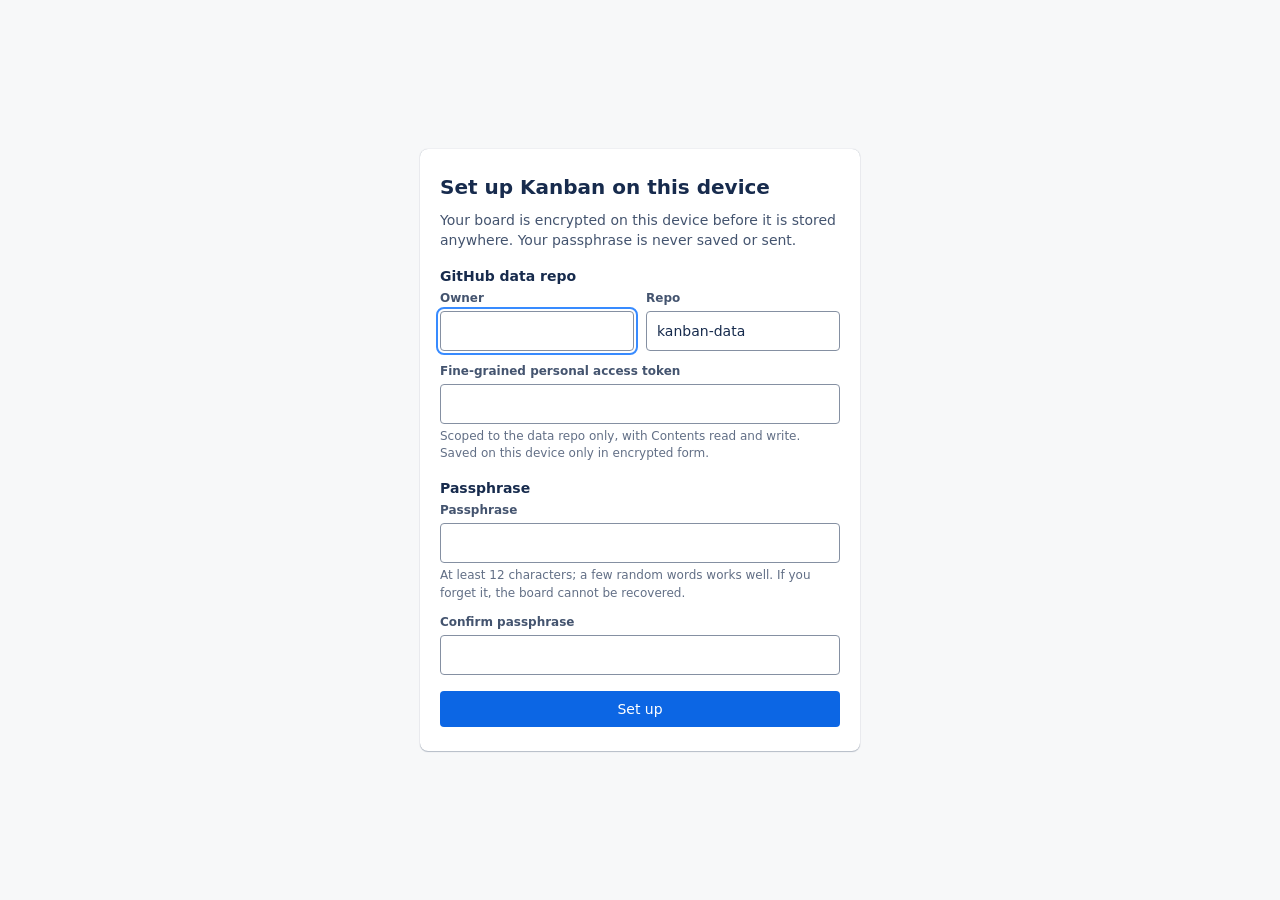
<file: index.html>
<!doctype html>
<html lang="en">
<head>
  <meta http-equiv="Content-Security-Policy"
        content="default-src 'self'; script-src 'self'; style-src 'self'; img-src 'self' data:; connect-src 'self' https://api.github.com; object-src 'none'; base-uri 'none'; form-action 'none'">
  <meta charset="utf-8">
  <meta name="viewport" content="width=device-width, initial-scale=1, viewport-fit=cover">
  <meta name="referrer" content="no-referrer">
  <meta name="color-scheme" content="light">
  <title>Kanban</title>
  <meta name="theme-color" content="#ffffff">
  <meta name="apple-mobile-web-app-title" content="Kanban">
  <link rel="manifest" href="manifest.webmanifest">
  <link rel="icon" type="image/png" sizes="32x32" href="icons/favicon-32.png">
  <link rel="apple-touch-icon" href="icons/apple-touch-icon.png">
  <link rel="stylesheet" href="css/styles.css">
  <script type="module" src="js/app.js"></script>
</head>
<body>
  <!-- Setup: first run on a device. -->
  <section id="setup-screen" class="auth-screen" hidden>
    <form id="setup-form" class="auth-card" novalidate>
      <h1 class="auth-title">Set up Kanban on this device</h1>
      <p class="auth-intro">Your board is encrypted on this device before it is stored anywhere. Your passphrase is never saved or sent.</p>

      <fieldset class="auth-group">
        <legend class="auth-legend">GitHub data repo</legend>
        <div class="field-row">
          <label class="field">
            <span class="field-label">Owner</span>
            <input id="setup-owner" type="text" required maxlength="39" autocomplete="off" autocapitalize="none" spellcheck="false">
          </label>
          <label class="field">
            <span class="field-label">Repo</span>
            <input id="setup-repo" type="text" required maxlength="100" value="kanban-data" autocomplete="off" autocapitalize="none" spellcheck="false">
          </label>
        </div>
        <label class="field">
          <span class="field-label">Fine-grained personal access token</span>
          <input id="setup-token" type="password" required autocomplete="off" autocapitalize="none" spellcheck="false">
          <span class="field-hint">Scoped to the data repo only, with Contents read and write. Saved on this device only in encrypted form.</span>
        </label>
      </fieldset>

      <fieldset class="auth-group">
        <legend class="auth-legend">Passphrase</legend>
        <!-- Lets password managers file the passphrase under this repo. -->
        <input id="setup-username" class="visually-hidden" type="text" autocomplete="username" tabindex="-1" aria-hidden="true">
        <label class="field">
          <span class="field-label">Passphrase</span>
          <input id="setup-passphrase" type="password" required autocomplete="current-password">
          <span class="field-hint">At least 12 characters; a few random words works well. If you forget it, the board cannot be recovered.</span>
        </label>
        <label class="field">
          <span class="field-label">Confirm passphrase</span>
          <input id="setup-confirm" type="password" required autocomplete="current-password">
        </label>
      </fieldset>

      <p id="setup-error" class="field-error" role="alert" hidden></p>
      <button type="submit" id="setup-submit" class="btn btn-primary btn-block">Set up</button>
    </form>
  </section>

  <!-- Unlock: every later visit. -->
  <section id="unlock-screen" class="auth-screen" hidden>
    <form id="unlock-form" class="auth-card" novalidate>
      <h1 class="auth-title">Kanban is locked</h1>
      <p id="unlock-repo" class="auth-intro"></p>
      <input id="unlock-username" class="visually-hidden" type="text" autocomplete="username" tabindex="-1" aria-hidden="true">
      <label class="field">
        <span class="field-label">Passphrase</span>
        <input id="unlock-passphrase" type="password" required autocomplete="current-password">
      </label>
      <p id="unlock-error" class="field-error" role="alert" hidden></p>
      <button type="submit" id="unlock-submit" class="btn btn-primary btn-block">Unlock</button>
      <button type="button" id="unlock-reset" class="link-btn auth-link">Forgot passphrase? Reset this device</button>
    </form>
  </section>

  <!-- The board (only shown while unlocked). -->
  <div id="board-screen" class="board-screen" hidden>
    <header class="app-header">
      <h1 class="app-title">Kanban</h1>
      <span id="sync-status" class="sync-status" data-state="saved" role="status" aria-live="polite">Saved</span>
      <span class="spacer"></span>
      <button type="button" id="create-card" class="btn btn-primary">+ Create</button>
      <button type="button" id="lock-button" class="btn">Lock</button>
      <button type="button" id="open-settings" class="icon-btn icon-settings" aria-label="Settings" title="Settings"></button>
    </header>

    <div id="sync-banner" class="sync-banner" role="alert" hidden>
      <span id="sync-banner-text" class="sync-banner-text"></span>
      <button type="button" id="sync-banner-action" class="btn btn-subtle" hidden>Open settings</button>
    </div>

    <div class="toolbar" role="search">
      <input id="search" class="toolbar-search" type="search" placeholder="Search cards" aria-label="Search cards" autocomplete="off">
      <div class="toolbar-filters">
        <select id="filter-priority" class="toolbar-select" aria-label="Filter by priority"></select>
        <select id="filter-project" class="toolbar-select" aria-label="Filter by project"></select>
        <select id="filter-due" class="toolbar-select" aria-label="Filter by due date"></select>
        <select id="sort-by" class="toolbar-select" aria-label="Sort cards"></select>
        <button type="button" id="clear-filters" class="btn btn-subtle" hidden>Clear</button>
        <button type="button" id="open-archive" class="btn">Archived</button>
      </div>
    </div>

    <main id="board" class="board" aria-label="Board"></main>
  </div>

  <!-- Read-only card view (click a card). Edit opens the form on top of it. -->
  <dialog id="view-dialog" class="dialog dialog-wide" aria-labelledby="view-title">
    <div class="dialog-form">
      <header class="dialog-header">
        <div class="view-heading">
          <div id="view-tags" class="view-tags"></div>
          <h2 id="view-title" class="dialog-title"></h2>
        </div>
        <button type="button" id="view-close" class="icon-btn" aria-label="Close">×</button>
      </header>

      <div class="dialog-body card-layout view-layout">
        <div class="card-main">
          <section class="view-section">
            <h3 class="section-title">Description</h3>
            <p id="view-notes" class="view-notes"></p>
          </section>

          <section id="view-tasks-section" class="view-section">
            <div class="field-label-row">
              <h3 class="section-title">Tasks</h3>
              <span id="view-tasks-count" class="muted small"></span>
            </div>
            <progress id="view-progress" class="checklist-progress" max="1" value="0"></progress>
            <ul id="view-tasks" class="checklist-items"></ul>
          </section>

        </div>

        <aside class="card-side">
          <label class="field">
            <span class="field-label">Status</span>
            <select id="view-status"></select>
          </label>
          <dl id="view-details" class="details"></dl>
        </aside>

        <!-- Comments come last: below details on phones, under the tasks on desktop. -->
        <section class="view-section view-comments">
          <h3 class="section-title">Comments</h3>
          <form id="comment-form" class="comment-form">
            <textarea id="comment-text" rows="2" maxlength="5000" placeholder="Add a comment…" aria-label="New comment"></textarea>
            <div class="button-row">
              <button type="submit" id="comment-save" class="btn btn-primary">Save comment</button>
            </div>
          </form>
          <ul id="view-comments" class="comment-list"></ul>
        </section>
      </div>

      <footer class="dialog-actions">
        <button type="button" id="view-delete" class="btn btn-danger">Delete</button>
        <button type="button" id="view-archive" class="btn">Archive</button>
        <span class="spacer"></span>
        <button type="button" id="view-edit" class="btn btn-primary">Edit</button>
      </footer>
    </div>
  </dialog>

  <!-- Create / edit form. -->
  <dialog id="card-dialog" class="dialog dialog-wide" aria-labelledby="card-dialog-title">
    <form id="card-form" class="dialog-form">
      <header class="dialog-header">
        <h2 id="card-dialog-title" class="dialog-title">Create card</h2>
        <button type="button" id="card-close" class="icon-btn" aria-label="Close">×</button>
      </header>

      <div class="dialog-body card-layout">
        <div class="card-main">
          <label class="field">
            <span class="field-label">Name <span class="required" aria-hidden="true">*</span></span>
            <input id="card-title" type="text" required maxlength="200" autocomplete="off">
          </label>

          <label class="field">
            <span class="field-label">Description</span>
            <textarea id="card-notes" rows="5" maxlength="10000"></textarea>
          </label>

          <section class="field" aria-labelledby="checklist-label">
            <div class="field-label-row">
              <span id="checklist-label" class="field-label">Tasks</span>
              <span id="checklist-count" class="muted small"></span>
            </div>
            <progress id="checklist-progress" class="checklist-progress" max="1" value="0" hidden></progress>
            <ul id="checklist-items" class="checklist-items"></ul>
            <div class="checklist-add">
              <input id="checklist-new" type="text" maxlength="500" placeholder="Add a task" autocomplete="off" aria-label="New task">
              <button type="button" id="checklist-add" class="btn">Add</button>
            </div>
          </section>
        </div>

        <aside class="card-side">
          <label class="field">
            <span class="field-label">Status</span>
            <select id="card-status"></select>
          </label>
          <label class="field">
            <span class="field-label">Priority</span>
            <select id="card-priority"></select>
          </label>
          <label class="field">
            <span class="field-label">Project</span>
            <input id="card-project" type="text" maxlength="60" list="project-list" autocomplete="off">
            <datalist id="project-list"></datalist>
          </label>
          <label class="field">
            <span class="field-label">Start date</span>
            <input id="card-start" type="date">
          </label>
          <label class="field">
            <span class="field-label">Due date</span>
            <input id="card-due" type="date">
          </label>
          <div class="field">
            <span class="field-label">Duration</span>
            <span id="card-duration" class="field-value">—</span>
          </div>
          <p id="card-date-error" class="field-error" role="alert" hidden>Due date is before the start date.</p>
        </aside>
      </div>

      <footer class="dialog-actions">
        <span class="spacer"></span>
        <button type="button" id="card-cancel" class="btn">Cancel</button>
        <button type="submit" id="card-submit" class="btn btn-primary">Create</button>
      </footer>
    </form>
  </dialog>

  <!-- Archived cards. -->
  <dialog id="archive-dialog" class="dialog dialog-medium" aria-labelledby="archive-title">
    <div class="dialog-form">
      <header class="dialog-header">
        <h2 id="archive-title" class="dialog-title">Archived cards</h2>
        <button type="button" id="archive-close" class="icon-btn" aria-label="Close">×</button>
      </header>
      <div class="dialog-body">
        <input id="archive-search" class="toolbar-search" type="search" placeholder="Search archived cards" aria-label="Search archived cards" autocomplete="off">
        <ul id="archive-list" class="archive-list"></ul>
        <p id="archive-empty" class="muted">No archived cards.</p>
      </div>
    </div>
  </dialog>

  <dialog id="column-dialog" class="dialog" aria-labelledby="column-dialog-title">
    <form id="column-form" class="dialog-form">
      <header class="dialog-header">
        <h2 id="column-dialog-title" class="dialog-title">Edit column</h2>
        <button type="button" id="column-close" class="icon-btn" aria-label="Close">×</button>
      </header>
      <div class="dialog-body">
        <label class="field">
          <span class="field-label">Name</span>
          <input id="column-name" type="text" required maxlength="100" autocomplete="off">
        </label>
        <div class="field">
          <span class="field-label">Position</span>
          <div class="button-row">
            <button type="button" id="column-left" class="btn">← Move left</button>
            <button type="button" id="column-right" class="btn">Move right →</button>
          </div>
        </div>
        <div class="field">
          <span class="field-label">Cards</span>
          <div class="button-row">
            <button type="button" id="column-archive" class="btn">Archive all cards</button>
          </div>
        </div>
      </div>
      <footer class="dialog-actions">
        <button type="button" id="column-delete" class="btn btn-danger">Delete</button>
        <span class="spacer"></span>
        <button type="button" id="column-cancel" class="btn">Cancel</button>
        <button type="submit" class="btn btn-primary">Save</button>
      </footer>
    </form>
  </dialog>
  <dialog id="settings-dialog" class="dialog" aria-labelledby="settings-title">
    <div class="dialog-form">
      <header class="dialog-header">
        <h2 id="settings-title" class="dialog-title">Settings</h2>
        <button type="button" id="settings-close" class="icon-btn" aria-label="Close">×</button>
      </header>
      <div class="dialog-body">
        <div class="field">
          <span class="field-label">Data repo</span>
          <span id="settings-repo" class="field-value"></span>
        </div>

        <form id="token-form" class="field settings-section" novalidate>
          <label class="field">
            <span class="field-label">Replace GitHub token</span>
            <input id="settings-token" type="password" autocomplete="off" autocapitalize="none" spellcheck="false" placeholder="New fine-grained token">
          </label>
          <p id="token-message" class="small" role="status"></p>
          <div class="button-row">
            <button type="submit" class="btn">Save new token</button>
          </div>
        </form>

        <div class="field settings-section">
          <span class="field-label">Reset this device</span>
          <p class="small muted settings-text">Removes this device's repo settings, encrypted token, and encrypted board cache. Your GitHub data is not touched.</p>
          <div class="button-row">
            <button type="button" id="settings-reset" class="btn btn-danger">Reset this device…</button>
          </div>
        </div>
      </div>
    </div>
  </dialog>
</body>
</html>
</file>
<file: css/styles.css>
/* Light, Jira-inspired theme. Mobile-first: columns scroll sideways and snap on phones. */

:root {
  --page: #ffffff;
  --column-bg: #f7f8f9;
  --surface: #ffffff;
  --surface-hover: #f1f2f4;
  --text: #172b4d;
  --text-subtle: #44546f;
  --muted: #626f86;
  --border: #dcdfe4;
  --border-input: #8590a2;
  --primary: #0c66e4;
  --primary-hover: #0055cc;
  --primary-text: #ffffff;
  --danger: #c9372c;
  --danger-bg: #ffeceb;
  --warning-bg: #fff7d6;
  --warning-text: #7f5f01;
  --success-bg: #dcfff1;
  --success-text: #216e4e;
  --focus: #388bff;
  --card-shadow: 0 1px 1px rgba(9, 30, 66, 0.25), 0 0 1px rgba(9, 30, 66, 0.31);
  --card-shadow-hover: 0 4px 8px -2px rgba(9, 30, 66, 0.25), 0 0 1px rgba(9, 30, 66, 0.31);
  --radius: 8px;
  --tap: 44px;
  color-scheme: light;
}

*,
*::before,
*::after {
  box-sizing: border-box;
}

[hidden] {
  display: none !important;
}

html,
body {
  margin: 0;
  height: 100%;
}

body {
  background: var(--page);
  color: var(--text);
  font: 14px/1.43 system-ui, -apple-system, "Segoe UI", Roboto, "Helvetica Neue", sans-serif;
  -webkit-text-size-adjust: 100%;
  display: flex;
  flex-direction: column;
  overflow: hidden;
}

button,
input,
textarea,
select {
  font: inherit;
  color: inherit;
}

/* iOS zooms in on inputs smaller than 16px; keep them at 16px on phones. */
input,
textarea,
select {
  font-size: 16px;
}

:focus-visible {
  outline: 2px solid var(--focus);
  outline-offset: 2px;
}

.spacer {
  flex: 1;
}

.muted {
  color: var(--muted);
}

.small {
  font-size: 12px;
}

/* ---- Screens ---- */

.board-screen {
  flex: 1;
  min-height: 0;
  display: flex;
  flex-direction: column;
}

.auth-screen {
  flex: 1;
  min-height: 0;
  overflow-y: auto;
  display: flex;
  justify-content: center;
  align-items: flex-start;
  padding: max(24px, env(safe-area-inset-top, 0px)) max(16px, env(safe-area-inset-right, 0px)) max(24px, env(safe-area-inset-bottom, 0px)) max(16px, env(safe-area-inset-left, 0px));
  background: var(--column-bg);
}

.auth-card {
  width: 100%;
  max-width: 440px;
  margin: auto 0;
  display: flex;
  flex-direction: column;
  gap: 16px;
  padding: 24px 20px;
  border-radius: var(--radius);
  background: var(--surface);
  box-shadow: var(--card-shadow);
}

.auth-title {
  margin: 0;
  font-size: 20px;
  font-weight: 600;
}

.auth-intro {
  margin: -8px 0 0;
  color: var(--text-subtle);
}

.auth-group {
  display: flex;
  flex-direction: column;
  gap: 12px;
  margin: 0;
  padding: 0;
  border: 0;
  min-width: 0;
}

.auth-legend {
  padding: 0;
  margin-bottom: 4px;
  font-size: 14px;
  font-weight: 600;
  color: var(--text);
}

.auth-link {
  align-self: center;
  min-height: var(--tap);
}

.field-row {
  display: grid;
  grid-template-columns: 1fr 1fr;
  gap: 12px;
}

.field-hint {
  font-size: 12px;
  color: var(--muted);
}

.btn-block {
  width: 100%;
  min-height: var(--tap);
}

/* Present for password managers, invisible to people. */
.visually-hidden {
  position: absolute !important;
  width: 1px !important;
  height: 1px !important;
  padding: 0 !important;
  margin: -1px !important;
  overflow: hidden !important;
  clip: rect(0 0 0 0) !important;
  white-space: nowrap !important;
  border: 0 !important;
}

.settings-section {
  padding-top: 16px;
  border-top: 1px solid var(--border);
}

.settings-text {
  margin: 0;
}

.icon-settings {
  background-image: url("data:image/svg+xml,%3Csvg xmlns='http://www.w3.org/2000/svg' width='20' height='20' viewBox='0 0 24 24' fill='none' stroke='%2344546f' stroke-width='2' stroke-linecap='round' stroke-linejoin='round'%3E%3Ccircle cx='12' cy='12' r='3'/%3E%3Cpath d='M19.4 15a1.65 1.65 0 0 0 .33 1.82l.06.06a2 2 0 1 1-2.83 2.83l-.06-.06a1.65 1.65 0 0 0-1.82-.33 1.65 1.65 0 0 0-1 1.51V21a2 2 0 1 1-4 0v-.09a1.65 1.65 0 0 0-1-1.51 1.65 1.65 0 0 0-1.82.33l-.06.06a2 2 0 1 1-2.83-2.83l.06-.06a1.65 1.65 0 0 0 .33-1.82 1.65 1.65 0 0 0-1.51-1H3a2 2 0 1 1 0-4h.09a1.65 1.65 0 0 0 1.51-1 1.65 1.65 0 0 0-.33-1.82l-.06-.06a2 2 0 1 1 2.83-2.83l.06.06a1.65 1.65 0 0 0 1.82.33H9a1.65 1.65 0 0 0 1-1.51V3a2 2 0 1 1 4 0v.09a1.65 1.65 0 0 0 1 1.51 1.65 1.65 0 0 0 1.82-.33l.06-.06a2 2 0 1 1 2.83 2.83l-.06.06a1.65 1.65 0 0 0-.33 1.82V9a1.65 1.65 0 0 0 1.51 1H21a2 2 0 1 1 0 4h-.09a1.65 1.65 0 0 0-1.51 1z'/%3E%3C/svg%3E");
  background-repeat: no-repeat;
  background-position: center;
}

/* ---- Header ---- */

.app-header {
  flex: none;
  display: flex;
  align-items: center;
  gap: 12px;
  min-height: 56px;
  padding: env(safe-area-inset-top, 0px) max(16px, env(safe-area-inset-right, 0px)) 0 max(16px, env(safe-area-inset-left, 0px));
  background: var(--page);
  border-bottom: 1px solid var(--border);
}

.app-title {
  margin: 0;
  font-size: 18px;
  font-weight: 600;
  color: var(--text);
}

/* ---- Sync status ---- */

.sync-status {
  flex: none;
  display: inline-flex;
  align-items: center;
  gap: 5px;
  padding: 1px 8px;
  border-radius: 10px;
  background: #091e420f;
  color: var(--text-subtle);
  font-size: 12px;
  font-weight: 500;
  white-space: nowrap;
}

.sync-status::before {
  content: "";
  width: 7px;
  height: 7px;
  border-radius: 50%;
  background: currentColor;
}

.sync-status[data-state="saved"] { color: var(--success-text); background: var(--success-bg); }
.sync-status[data-state="saving"] { color: var(--text-subtle); }
.sync-status[data-state="offline"] { color: var(--warning-text); background: var(--warning-bg); }
.sync-status[data-state="error"] { color: var(--danger); background: var(--danger-bg); }

.sync-banner {
  flex: none;
  display: flex;
  flex-wrap: wrap;
  align-items: center;
  gap: 4px 12px;
  padding: 8px max(16px, env(safe-area-inset-right, 0px)) 8px max(16px, env(safe-area-inset-left, 0px));
  font-size: 13px;
}

.sync-banner[data-state="offline"] { background: var(--warning-bg); color: var(--warning-text); }
.sync-banner[data-state="error"] { background: var(--danger-bg); color: var(--danger); }

.sync-banner-text {
  flex: 1 1 240px;
}

/* ---- Buttons ---- */

.btn {
  min-height: 36px;
  padding: 6px 12px;
  border: 0;
  border-radius: 4px;
  background: #091e420f;
  color: var(--text-subtle);
  font-weight: 500;
  cursor: pointer;
  white-space: nowrap;
}

.btn:hover {
  background: #091e4224;
}

.btn:disabled {
  opacity: 0.5;
  cursor: default;
}

.btn-primary {
  background: var(--primary);
  color: var(--primary-text);
}

.btn-primary:hover {
  background: var(--primary-hover);
}

.btn-danger {
  background: transparent;
  color: var(--danger);
}

.btn-danger:hover {
  background: var(--danger-bg);
}

.icon-btn {
  flex: none;
  width: 36px;
  height: 36px;
  border: 0;
  border-radius: 4px;
  background: transparent;
  color: var(--muted);
  font-size: 22px;
  line-height: 1;
  cursor: pointer;
}

.icon-btn:hover {
  background: var(--surface-hover);
  color: var(--text);
}

.button-row {
  display: flex;
  flex-wrap: wrap;
  gap: 8px;
}

/* ---- Toolbar: search / filter / sort ---- */

.toolbar {
  flex: none;
  display: flex;
  flex-direction: column;
  gap: 8px;
  padding: 12px max(16px, env(safe-area-inset-right, 0px)) 0 max(16px, env(safe-area-inset-left, 0px));
}

.toolbar-search {
  width: 100%;
  min-height: 40px;
  padding: 7px 10px;
  border: 1px solid var(--border-input);
  border-radius: 4px;
  background: var(--surface);
}

/* On phones the filters scroll sideways in one row instead of taking up the screen. */
.toolbar-filters {
  display: flex;
  gap: 8px;
  overflow-x: auto;
  padding-bottom: 2px;
  scrollbar-width: none;
}

.toolbar-filters::-webkit-scrollbar {
  display: none;
}

.toolbar-select {
  flex: none;
  min-height: 36px;
  padding: 6px 28px 6px 10px;
  border: 0;
  border-radius: 4px;
  background-color: #091e420f;
  color: var(--text-subtle);
  font-weight: 500;
  cursor: pointer;
  appearance: none;
  -webkit-appearance: none;
  background-image: url("data:image/svg+xml,%3Csvg xmlns='http://www.w3.org/2000/svg' width='12' height='12' viewBox='0 0 12 12'%3E%3Cpath d='M2.5 4.5 6 8l3.5-3.5' fill='none' stroke='%2344546f' stroke-width='1.5'/%3E%3C/svg%3E");
  background-repeat: no-repeat;
  background-position: right 9px center;
}

.toolbar-select:hover {
  background-color: #091e4224;
}

/* A filter that is narrowing the board is highlighted. */
.toolbar-select.active {
  background-color: #e9f2ff;
  color: var(--primary);
  background-image: url("data:image/svg+xml,%3Csvg xmlns='http://www.w3.org/2000/svg' width='12' height='12' viewBox='0 0 12 12'%3E%3Cpath d='M2.5 4.5 6 8l3.5-3.5' fill='none' stroke='%230c66e4' stroke-width='1.5'/%3E%3C/svg%3E");
}

.btn-subtle {
  flex: none;
  background: transparent;
  color: var(--primary);
}

.btn-subtle:hover {
  background: #e9f2ff;
}

/* ---- Board ---- */

.board {
  flex: 1;
  min-height: 0;
  display: flex;
  align-items: flex-start;
  gap: 12px;
  padding: 16px max(16px, env(safe-area-inset-right, 0px)) max(16px, env(safe-area-inset-bottom, 0px)) max(16px, env(safe-area-inset-left, 0px));
  overflow-x: auto;
  overflow-y: hidden;
  scroll-snap-type: x mandatory;
  scroll-padding-inline: 16px;
  overscroll-behavior-x: contain;
}

.column,
.add-column {
  flex: 0 0 min(85vw, 320px);
  scroll-snap-align: start;
}

.column {
  display: flex;
  flex-direction: column;
  max-height: 100%;
  background: var(--column-bg);
  border-radius: var(--radius);
}

.column-header {
  flex: none;
  display: flex;
  align-items: center;
  gap: 4px;
  padding: 6px 8px 2px 4px;
}

.column-title {
  flex: 1;
  min-width: 0;
  margin: 0;
  font-size: 12px;
  font-weight: 600;
  letter-spacing: 0.03em;
  text-transform: uppercase;
  color: var(--text-subtle);
}

.column-name {
  display: block;
  width: 100%;
  min-height: 36px;
  padding: 6px 8px;
  border: 0;
  border-radius: 4px;
  background: transparent;
  text-align: left;
  font: inherit;
  letter-spacing: inherit;
  text-transform: inherit;
  cursor: pointer;
  overflow-wrap: anywhere;
}

.column-name:hover {
  background: #091e420f;
}

.column-count {
  flex: none;
  min-width: 22px;
  padding: 0 6px;
  border-radius: 10px;
  background: #091e420f;
  color: var(--text-subtle);
  font-size: 12px;
  font-weight: 600;
  text-align: center;
}

.card-list {
  flex: 1 1 auto;
  min-height: 8px;
  margin: 0;
  padding: 4px 8px;
  list-style: none;
  overflow-y: auto;
  display: flex;
  flex-direction: column;
  gap: 8px;
}

/* ---- Cards ---- */

.card {
  display: flex;
  align-items: stretch;
  background: var(--surface);
  border-radius: var(--radius);
  box-shadow: var(--card-shadow);
  transition: box-shadow 0.15s;
}

.card:hover {
  box-shadow: var(--card-shadow-hover);
}

.can-drag .card,
.can-drag .card-open {
  cursor: grab;
}

.card.dragging {
  opacity: 0.4;
}

.card-open {
  flex: 1;
  min-width: 0;
  min-height: var(--tap);
  display: flex;
  flex-direction: column;
  align-items: flex-start;
  gap: 8px;
  padding: 12px;
  border: 0;
  border-radius: var(--radius);
  background: transparent;
  text-align: left;
  cursor: pointer;
}

.card-title {
  color: var(--text);
  overflow-wrap: anywhere;
  white-space: pre-wrap;
}

.card-meta {
  display: flex;
  flex-wrap: wrap;
  align-items: center;
  gap: 6px;
}

/* Project label (colour chosen from the project name). */
.lozenge {
  max-width: 100%;
  padding: 0 6px;
  border-radius: 3px;
  font-size: 11px;
  font-weight: 700;
  line-height: 18px;
  text-transform: uppercase;
  letter-spacing: 0.02em;
  overflow: hidden;
  text-overflow: ellipsis;
  white-space: nowrap;
}

.lozenge-c0 { background: #e9f2ff; color: #0055cc; }
.lozenge-c1 { background: #dcfff1; color: #216e4e; }
.lozenge-c2 { background: #f3f0ff; color: #5e4db2; }
.lozenge-c3 { background: #fff3eb; color: #a54800; }
.lozenge-c4 { background: #e7f9ff; color: #206a83; }
.lozenge-c5 { background: #ffecf8; color: #943d73; }

.badge {
  display: inline-flex;
  align-items: center;
  padding: 1px 6px;
  border-radius: 3px;
  background: #091e420f;
  color: var(--text-subtle);
  font-size: 12px;
  line-height: 18px;
  white-space: nowrap;
}

.date-overdue {
  background: var(--danger-bg);
  color: var(--danger);
  font-weight: 600;
}

.date-soon {
  background: var(--warning-bg);
  color: var(--warning-text);
  font-weight: 600;
}

.checklist-complete {
  background: var(--success-bg);
  color: var(--success-text);
}

/* Priority: a small coloured bar + label. */
.priority {
  display: inline-flex;
  align-items: center;
  gap: 4px;
  font-size: 12px;
  font-weight: 500;
  color: var(--text-subtle);
}

.priority::before {
  content: "";
  width: 10px;
  height: 10px;
  border-radius: 2px;
  background: currentColor;
}

.priority-low { color: #1d7afc; }
.priority-medium { color: #b38600; }
.priority-high { color: #e56910; }
.priority-critical { color: #c9372c; font-weight: 700; }

/* "Move to…" select on touch devices (only rendered when drag and drop isn't available). */
.card-move {
  flex: none;
  width: var(--tap);
  min-height: var(--tap);
  margin: 0;
  padding: 0;
  border: 0;
  border-left: 1px solid var(--border);
  border-radius: 0 var(--radius) var(--radius) 0;
  appearance: none;
  -webkit-appearance: none;
  cursor: pointer;
  /* Shows a "⋮" icon; the native picker lists the options. The select's own text is hidden. */
  color: transparent;
  background-color: transparent;
  background-image: url("data:image/svg+xml,%3Csvg xmlns='http://www.w3.org/2000/svg' width='20' height='20' viewBox='0 0 20 20' fill='%23626f86'%3E%3Ccircle cx='10' cy='4' r='1.8'/%3E%3Ccircle cx='10' cy='10' r='1.8'/%3E%3Ccircle cx='10' cy='16' r='1.8'/%3E%3C/svg%3E");
  background-repeat: no-repeat;
  background-position: center;
}

.card-move option,
.card-move optgroup {
  color: var(--text);
  background: var(--surface);
}

.drop-indicator {
  height: 3px;
  margin: -1px 0;
  border-radius: 2px;
  background: var(--primary);
  list-style: none;
}

.empty-note {
  padding: 8px 4px;
  color: var(--muted);
  font-size: 13px;
  list-style: none;
}

/* Column highlight when dropping into a sorted/filtered view (no position line). */
.column.drop-target {
  outline: 2px dashed var(--primary);
  outline-offset: -2px;
}

/* ---- Create card / add column ---- */

.add-card-btn,
.add-column-btn {
  min-height: 40px;
  border: 0;
  border-radius: 4px;
  background: transparent;
  color: var(--text-subtle);
  font-weight: 500;
  text-align: left;
  padding: 8px 12px;
  cursor: pointer;
}

.add-card-btn {
  flex: none;
  margin: 4px 8px 8px;
}

.add-card-btn:hover,
.add-column-btn:hover {
  background: #091e420f;
}

.add-column-btn {
  width: 100%;
  border: 1px dashed var(--border);
  border-radius: var(--radius);
}

.add-column .inline-form {
  background: var(--column-bg);
  border-radius: var(--radius);
}

.inline-form {
  display: flex;
  flex-direction: column;
  gap: 8px;
  padding: 8px;
}

/* ---- Form fields ---- */

.inline-form input,
.field input,
.field textarea,
.field select,
.checklist-add input {
  width: 100%;
  min-height: 40px;
  padding: 7px 10px;
  border: 1px solid var(--border-input);
  border-radius: 4px;
  background: var(--surface);
}

.field select {
  cursor: pointer;
}

.field textarea {
  resize: vertical;
  min-height: 6rem;
}

.field {
  display: flex;
  flex-direction: column;
  gap: 4px;
  margin: 0;
}

.field-label {
  font-size: 12px;
  font-weight: 600;
  color: var(--text-subtle);
}

.field-label-row {
  display: flex;
  align-items: baseline;
  justify-content: space-between;
  gap: 8px;
}

.field-value {
  min-height: 24px;
  color: var(--text);
}

.field-error {
  margin: 0;
  color: var(--danger);
  font-size: 13px;
}

.required {
  color: var(--danger);
}

/* ---- Checklist (tasks) ---- */

.checklist-progress {
  width: 100%;
  height: 6px;
  border: 0;
  border-radius: 3px;
  background: #091e420f;
  appearance: none;
  -webkit-appearance: none;
  overflow: hidden;
}

.checklist-progress::-webkit-progress-bar {
  background: #091e420f;
}

.checklist-progress::-webkit-progress-value {
  background: #22a06b;
}

.checklist-progress::-moz-progress-bar {
  background: #22a06b;
}

.checklist-items {
  margin: 0;
  padding: 0;
  list-style: none;
}

.checklist-item {
  display: flex;
  align-items: center;
  gap: 8px;
  padding: 2px 0;
}

.checklist-item input[type="checkbox"] {
  flex: none;
  width: 20px;
  height: 20px;
  margin: 0 4px;
  accent-color: var(--primary);
  cursor: pointer;
}

.checklist-text {
  flex: 1;
  min-width: 0;
  min-height: 36px;
  padding: 6px 8px;
  border: 1px solid transparent;
  border-radius: 4px;
  background: transparent;
}

.checklist-text:hover {
  background: var(--surface-hover);
}

.checklist-text:focus {
  border-color: var(--border-input);
  background: var(--surface);
}

.checklist-text.done {
  color: var(--muted);
  text-decoration: line-through;
}

.checklist-add {
  display: flex;
  gap: 8px;
}

/* Checklist in the read-only card view: the whole row is a tap target. */
.checklist-label {
  flex: 1;
  display: flex;
  align-items: center;
  gap: 8px;
  min-height: 36px;
  cursor: pointer;
  overflow-wrap: anywhere;
}

.checklist-label.done span {
  color: var(--muted);
  text-decoration: line-through;
}

.checklist-label input[type="checkbox"] {
  flex: none;
  width: 20px;
  height: 20px;
  margin: 0 4px;
  accent-color: var(--primary);
}

/* ---- Card view ---- */

.view-heading {
  flex: 1;
  min-width: 0;
  display: flex;
  flex-direction: column;
  align-items: flex-start;
  gap: 6px;
}

.view-heading .dialog-title {
  overflow-wrap: anywhere;
}

.view-tags {
  display: flex;
  flex-wrap: wrap;
  gap: 6px;
}

.view-tags:empty {
  display: none;
}

.badge-archived {
  background: #44546f;
  color: #ffffff;
  font-weight: 600;
}

.view-section {
  display: flex;
  flex-direction: column;
  gap: 8px;
}

.section-title {
  margin: 0;
  font-size: 14px;
  font-weight: 600;
  color: var(--text);
}

.view-notes {
  margin: 0;
  white-space: pre-wrap;
  overflow-wrap: anywhere;
}

.details {
  display: grid;
  grid-template-columns: auto 1fr;
  gap: 12px 16px;
  align-items: center;
  margin: 0;
}

.details dt {
  font-size: 12px;
  font-weight: 600;
  color: var(--text-subtle);
}

.details dd {
  margin: 0;
  min-width: 0;
}

/* ---- Comments ---- */

/* On phones the view stacks: description + tasks, then status/details, then comments. */
.view-comments {
  padding-top: 16px;
  border-top: 1px solid var(--border);
}


.comment-form {
  display: flex;
  flex-direction: column;
  gap: 8px;
}

.comment-form textarea {
  width: 100%;
  min-height: 64px;
  padding: 8px 10px;
  border: 1px solid var(--border-input);
  border-radius: 4px;
  background: var(--surface);
  resize: vertical;
}

.comment-list {
  margin: 0;
  padding: 0;
  list-style: none;
  display: flex;
  flex-direction: column;
  gap: 12px;
}

.comment {
  padding: 10px 12px;
  border-radius: var(--radius);
  background: var(--column-bg);
}

.comment-head {
  display: flex;
  align-items: center;
  justify-content: space-between;
  gap: 8px;
  margin-bottom: 4px;
}

.comment-time {
  font-size: 12px;
  color: var(--muted);
}

.comment-text {
  margin: 0;
  white-space: pre-wrap;
  overflow-wrap: anywhere;
}

.link-btn {
  min-height: 32px;
  padding: 0 4px;
  border: 0;
  background: transparent;
  color: var(--muted);
  font-size: 12px;
  cursor: pointer;
}

.link-btn:hover {
  color: var(--danger);
  text-decoration: underline;
}

/* ---- Archived cards ---- */

.archive-list {
  margin: 0;
  padding: 0;
  list-style: none;
  display: flex;
  flex-direction: column;
  gap: 8px;
}

.archive-item {
  display: flex;
  align-items: center;
  gap: 8px;
  padding: 4px 4px 4px 0;
  border-radius: var(--radius);
  background: var(--surface);
  box-shadow: var(--card-shadow);
}

.archive-open {
  flex: 1;
  min-width: 0;
  min-height: var(--tap);
  display: flex;
  flex-direction: column;
  align-items: flex-start;
  gap: 2px;
  padding: 8px 12px;
  border: 0;
  border-radius: var(--radius);
  background: transparent;
  text-align: left;
  cursor: pointer;
}

.archive-title {
  overflow-wrap: anywhere;
}

/* ---- Dialogs ---- */

.dialog {
  width: min(100vw - 24px, 440px);
  max-width: none;
  max-height: calc(100dvh - 24px);
  padding: 0; /* padding lives inside, so clicks on the dialog itself are backdrop clicks */
  border: 0;
  border-radius: var(--radius);
  background: var(--surface);
  color: var(--text);
  box-shadow: 0 8px 12px rgba(9, 30, 66, 0.15), 0 0 1px rgba(9, 30, 66, 0.31);
}

.dialog::backdrop {
  background: rgba(9, 30, 66, 0.54);
}

.dialog[open] {
  display: flex;
}

.dialog-form {
  flex: 1;
  min-height: 0;
  display: flex;
  flex-direction: column;
  width: 100%;
}

.dialog-header {
  flex: none;
  display: flex;
  align-items: center;
  gap: 8px;
  padding: 16px 16px 8px 20px;
}

.dialog-title {
  flex: 1;
  margin: 0;
  font-size: 20px;
  font-weight: 500;
}

.dialog-body {
  flex: 1;
  min-height: 0;
  overflow-y: auto;
  display: flex;
  flex-direction: column;
  gap: 16px;
  padding: 8px 20px 16px;
}

.dialog-actions {
  flex: none;
  display: flex;
  flex-wrap: wrap;
  align-items: center;
  gap: 8px;
  padding: 12px 20px max(16px, env(safe-area-inset-bottom, 0px));
  border-top: 1px solid var(--border);
}

/* Card dialog: full-screen sheet on phones, two columns on wider screens. */
.dialog-wide {
  width: 100vw;
  height: 100dvh;
  max-height: 100dvh;
  margin: 0;
  border-radius: 0;
}

.card-main,
.card-side {
  display: flex;
  flex-direction: column;
  gap: 16px;
}

.card-side {
  padding-top: 16px;
  border-top: 1px solid var(--border);
}

.dialog-medium {
  width: min(100vw - 24px, 600px);
  height: min(100dvh - 24px, 640px);
}

/* ---- Wider screens ---- */

@media (min-width: 768px) {
  input,
  textarea,
  select {
    font-size: 14px;
  }

  .board {
    scroll-snap-type: none;
  }

  .toolbar {
    flex-direction: row;
    align-items: center;
  }

  .toolbar-search {
    width: 240px;
    flex: none;
  }

  .column,
  .add-column {
    flex-basis: 280px;
  }

  .dialog-wide {
    width: min(100vw - 48px, 860px);
    height: auto;
    max-height: calc(100dvh - 48px);
    margin: auto;
    border-radius: var(--radius);
  }

  .card-layout {
    display: grid;
    grid-template-columns: minmax(0, 1fr) 240px;
    gap: 24px;
    align-items: start;
  }

  .card-side {
    padding: 0 0 0 24px;
    border-top: 0;
    border-left: 1px solid var(--border);
  }

  /* Card view on desktop: comments sit under the tasks; details span the right side. */
  .view-layout {
    grid-template-areas:
      "main side"
      "comments side";
    grid-template-rows: auto 1fr; /* a tall details panel won't push comments down */
  }

  .view-layout > .card-main { grid-area: main; }
  .view-layout > .card-side { grid-area: side; }

  .view-layout > .view-comments {
    grid-area: comments;
    padding-top: 0;
    border-top: 0;
  }
}
</file>
